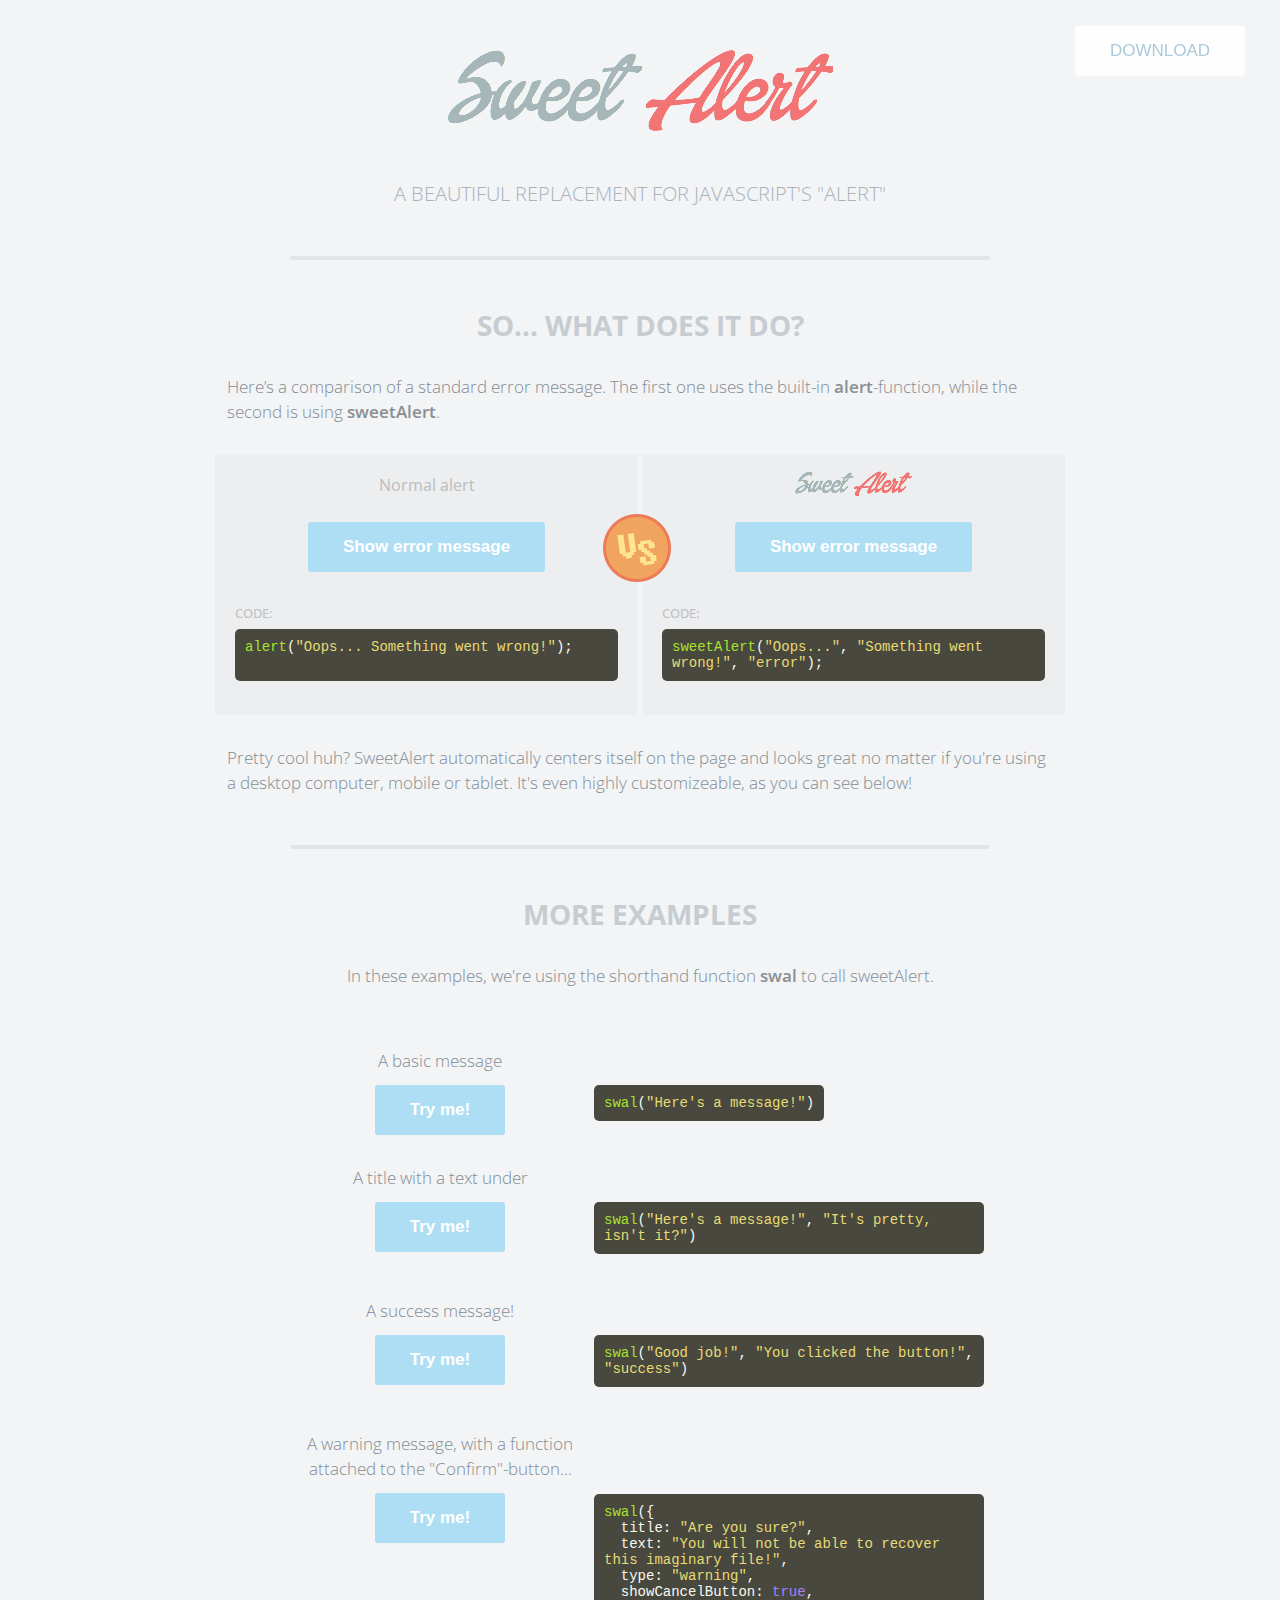
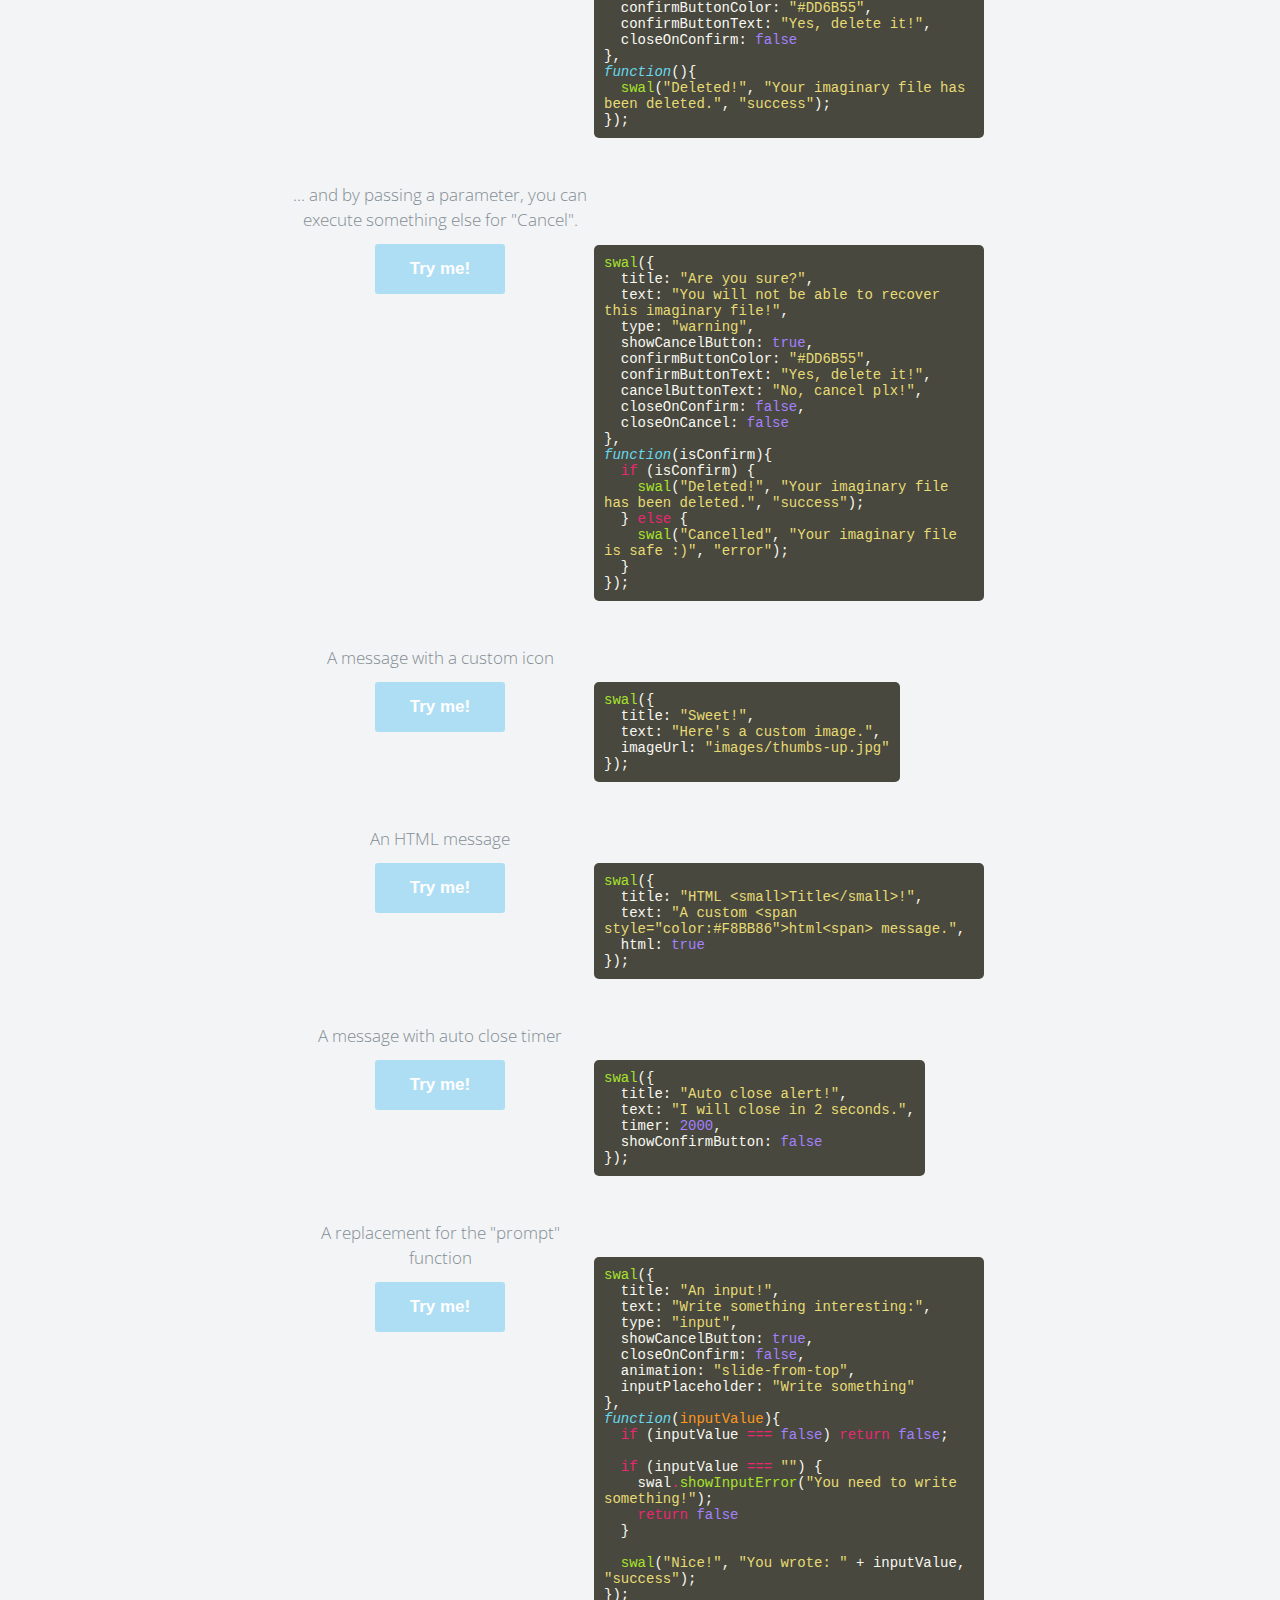
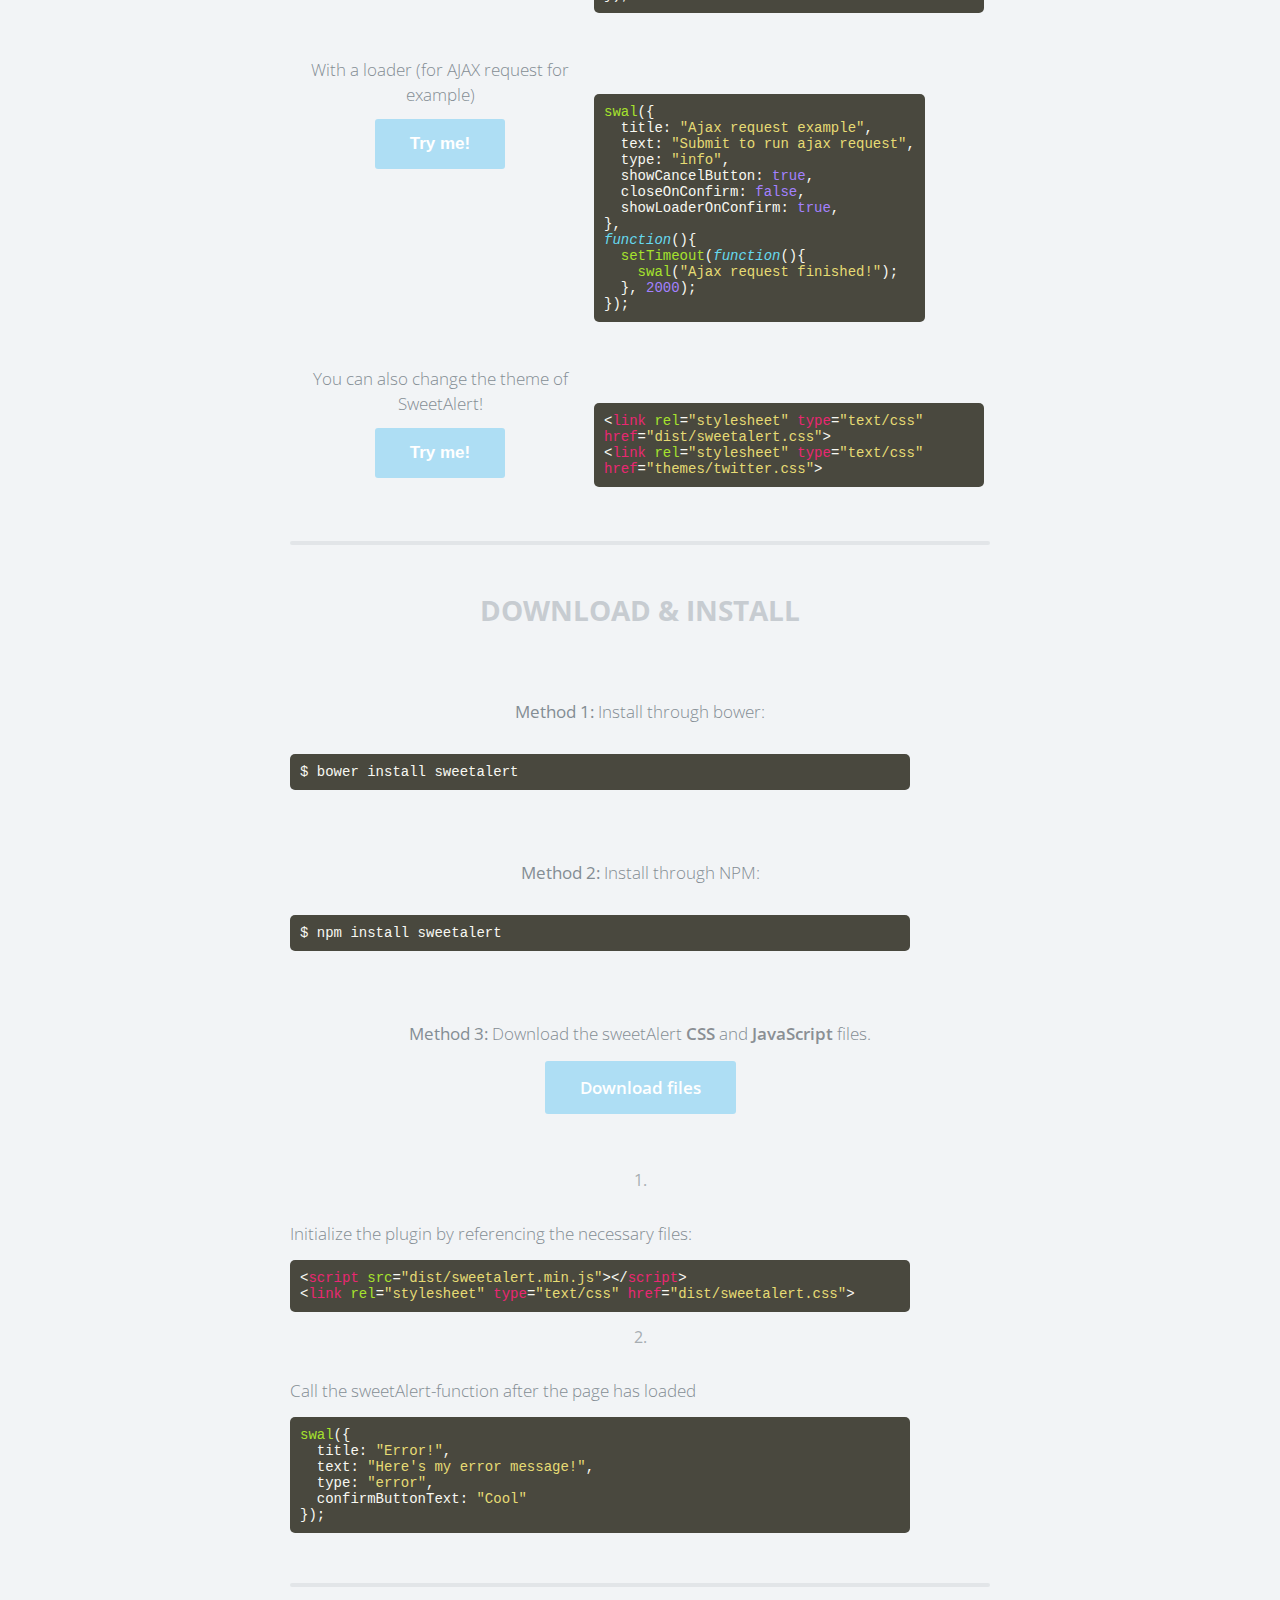
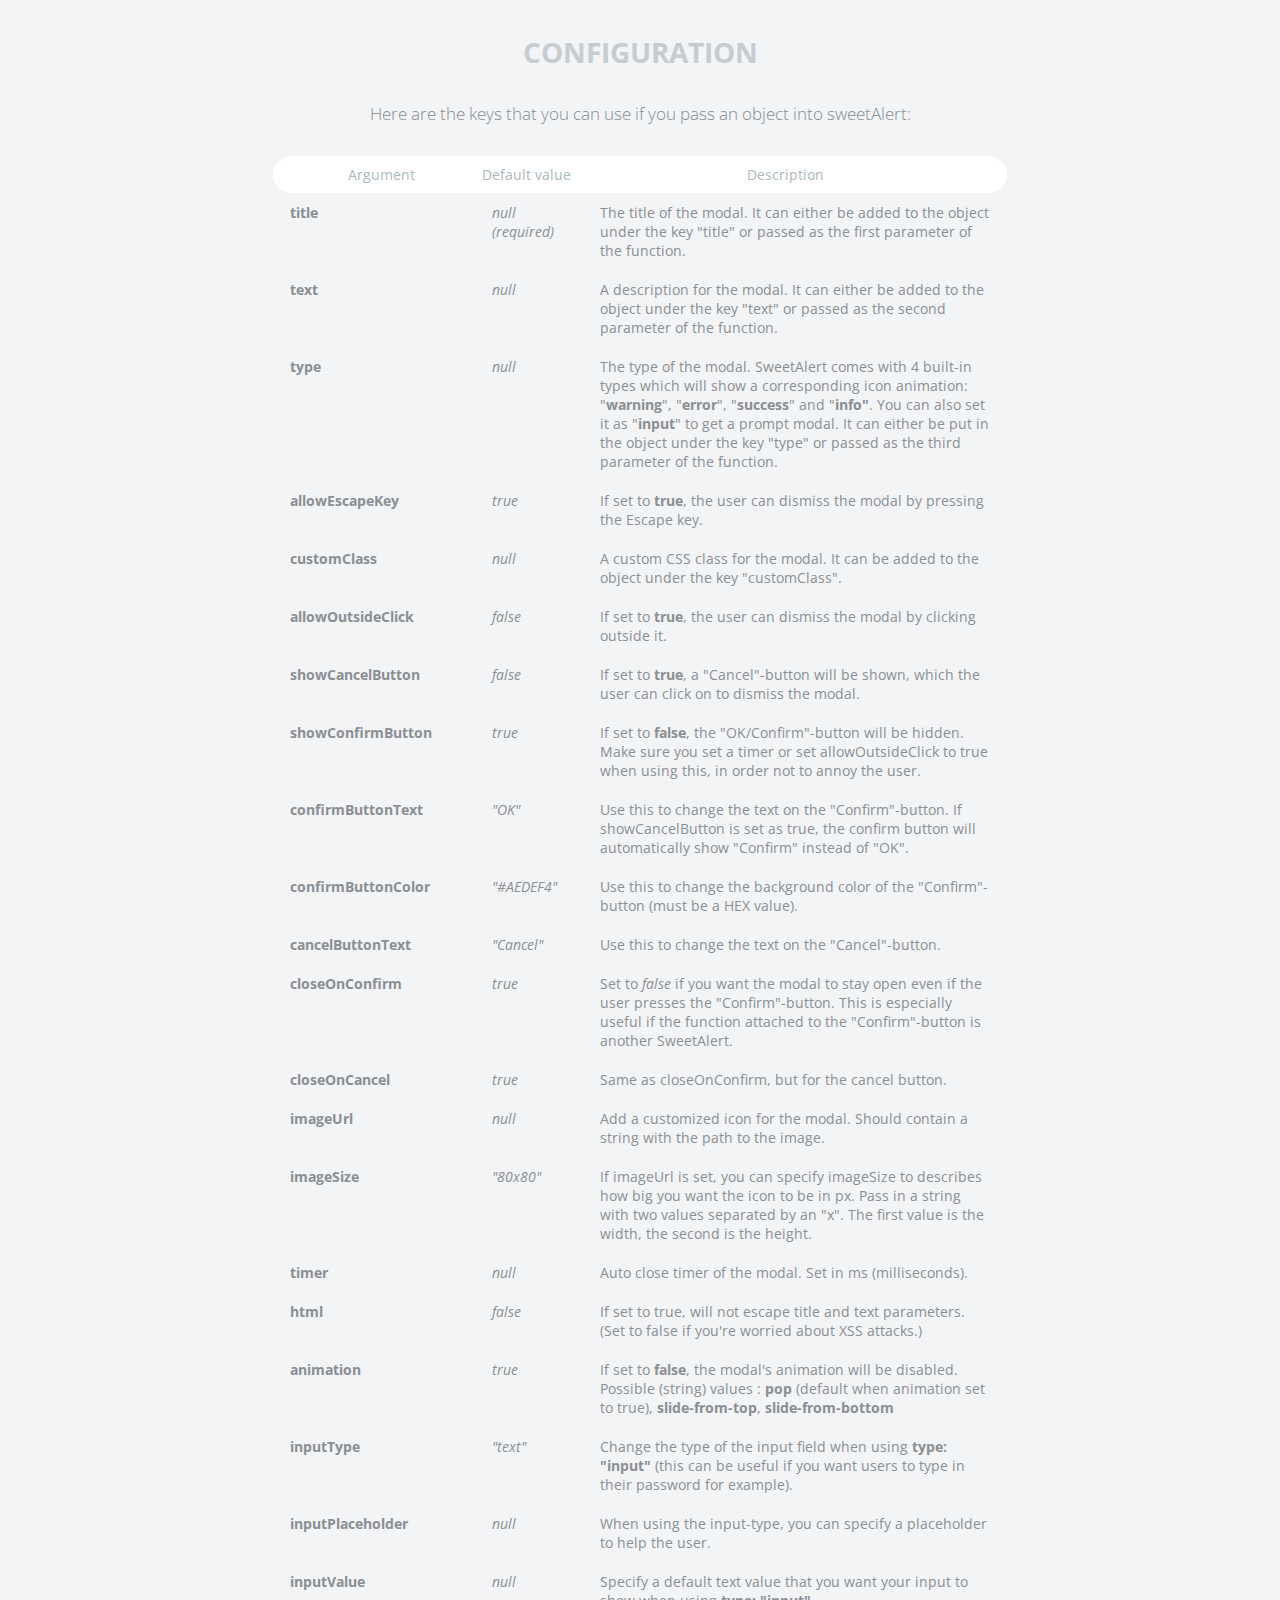
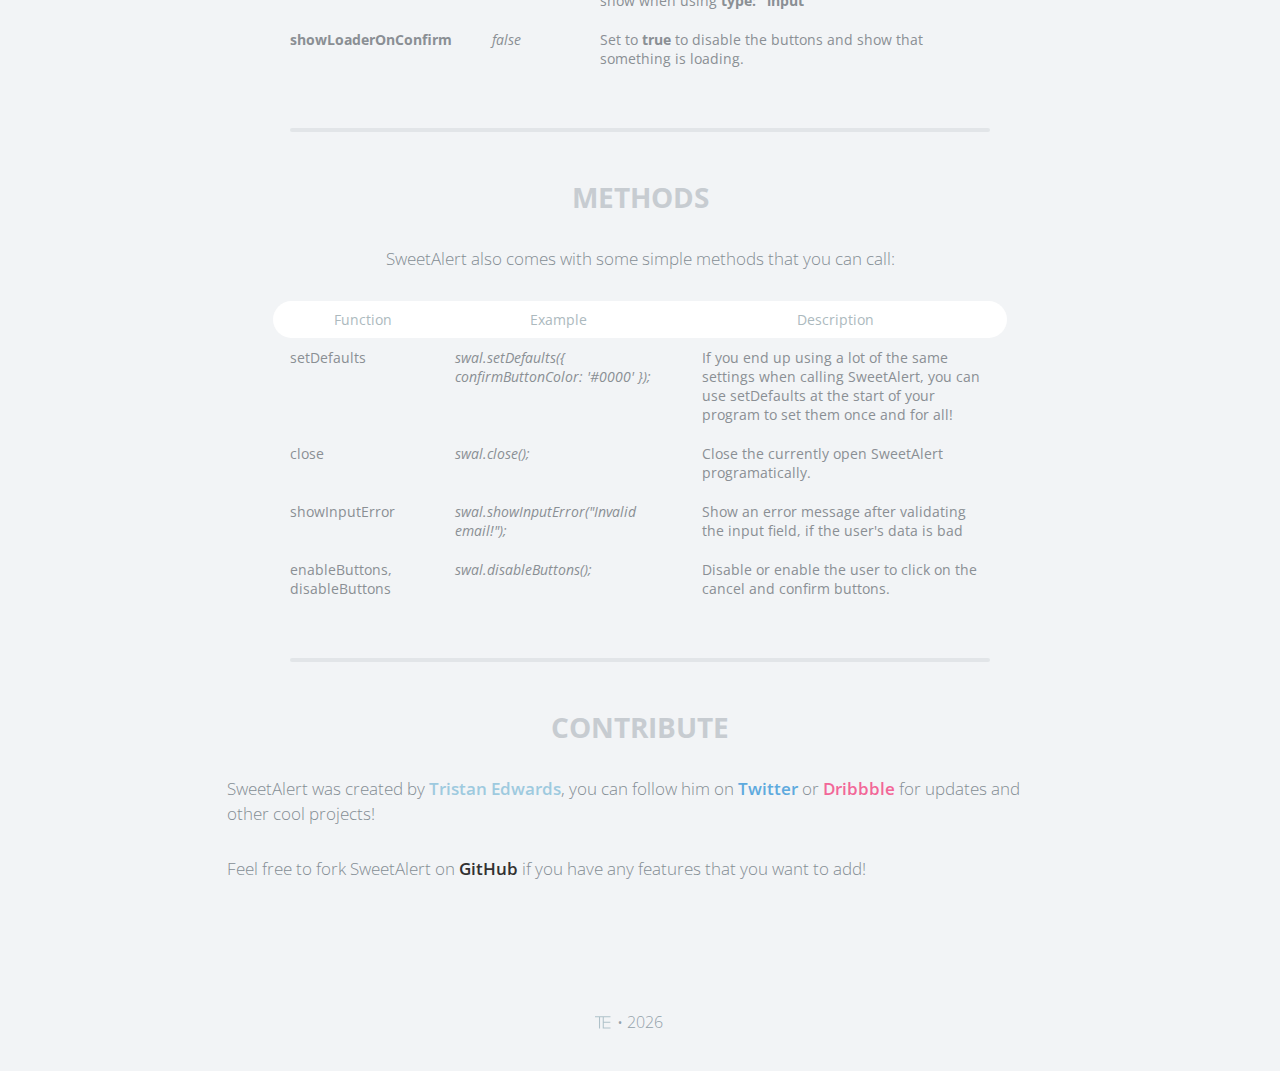
<file: Invoice/assets/m/index.html>
<!doctype html>

<html>

<head>
  <meta charset="utf-8">
  <meta name="viewport" content="width=device-width, initial-scale=1, maximum-scale=1, user-scalable=0" />
  <title>SweetAlert</title>

  <link rel="stylesheet" href="example/example.css">
  <script src="https://code.jquery.com/jquery-2.1.3.min.js"></script>

  <!-- This is what you need -->
  <script src="dist/sweetalert-dev.js"></script>
  <link rel="stylesheet" href="dist/sweetalert.css">
  <!--.......................-->

</head>

<body>

<h1>Sweet Alert</h1>
<h2>A beautiful replacement for JavaScript's "Alert"</h2>
<button class="download">Download</button>

<!-- What does it do? -->
<h3>So... What does it do?</h3>
<p>Here’s a comparison of a standard error message. The first one uses the built-in <strong>alert</strong>-function, while the second is using <strong>sweetAlert</strong>.</p>

<div class="showcase normal">
	<h4>Normal alert</h4>
	<button>Show error message</button>

	<h5>Code:</h5>
	<pre><span class="attr">alert</span>(<span class="str">"Oops... Something went wrong!"</span>);

	</pre>

	<div class="vs-icon"></div>
</div>

<div class="showcase sweet">
	<h4>Sweet Alert</h4>
	<button>Show error message</button>

	<h5>Code:</h5>
	<pre><span class="attr">sweetAlert</span>(<span class="str">"Oops..."</span>, <span class="str">"Something went wrong!"</span>, <span class="str">"error"</span>);</pre>
</div>

<p>Pretty cool huh? SweetAlert automatically centers itself on the page and looks great no matter if you're using a desktop computer, mobile or tablet. It's even highly customizeable, as you can see below!</p>


<!-- Examples -->
<h3>More examples</h3>

<p class="center">In these examples, we're using the shorthand function <strong>swal</strong> to call sweetAlert.</p>

<ul class="examples">

	<li class="message">
		<div class="ui">
			<p>A basic message</p>
			<button>Try me!</button>
		</div>
		<pre><span class="attr">swal</span>(<span class="str">"Here's a message!"</span>)</pre>
	</li>

	<li class="title-text">
		<div class="ui">
			<p>A title with a text under</p>
			<button>Try me!</button>
		</div>
		<pre><span class="attr">swal</span>(<span class="str">"Here's a message!"</span>, <span class="str">"It's pretty, isn't it?"</span>)</pre>
	</li>

	<li class="success">
		<div class="ui">
			<p>A success message!</p>
			<button>Try me!</button>
		</div>
		<pre><span class="attr">swal</span>(<span class="str">"Good job!"</span>, <span class="str">"You clicked the button!"</span>, <span class="str">"success"</span>)</pre>
	</li>

	<li class="warning confirm">
		<div class="ui">
			<p>A warning message, with a function attached to the "Confirm"-button...</p>
			<button>Try me!</button>
		</div>
		<pre><span class="attr">swal</span>({
&nbsp;&nbsp;title: <span class="str">"Are you sure?"</span>,
&nbsp;&nbsp;text: <span class="str">"You will not be able to recover this imaginary file!"</span>,
&nbsp;&nbsp;type: <span class="str">"warning"</span>,
&nbsp;&nbsp;showCancelButton: <span class="val">true</span>,
&nbsp;&nbsp;confirmButtonColor: <span class="str">"#DD6B55"</span>,
&nbsp;&nbsp;confirmButtonText: <span class="str">"Yes, delete it!"</span>,
&nbsp;&nbsp;closeOnConfirm: <span class="val">false</span>
},
<span class="func"><i>function</i></span>(){
&nbsp;&nbsp;<span class="attr">swal</span>(<span class="str">"Deleted!"</span>, <span class="str">"Your imaginary file has been deleted."</span>, <span class="str">"success"</span>);
});</pre>
	</li>

	<li class="warning cancel">
		<div class="ui">
			<p>... and by passing a parameter, you can execute something else for "Cancel".</p>
			<button>Try me!</button>
		</div>
		<pre><span class="attr">swal</span>({
&nbsp;&nbsp;title: <span class="str">"Are you sure?"</span>,
&nbsp;&nbsp;text: <span class="str">"You will not be able to recover this imaginary file!"</span>,
&nbsp;&nbsp;type: <span class="str">"warning"</span>,
&nbsp;&nbsp;showCancelButton: <span class="val">true</span>,
&nbsp;&nbsp;confirmButtonColor: <span class="str">"#DD6B55"</span>,
&nbsp;&nbsp;confirmButtonText: <span class="str">"Yes, delete it!"</span>,
&nbsp;&nbsp;cancelButtonText: <span class="str">"No, cancel plx!"</span>,
&nbsp;&nbsp;closeOnConfirm: <span class="val">false</span>,
&nbsp;&nbsp;closeOnCancel: <span class="val">false</span>
},
<span class="func"><i>function</i></span>(isConfirm){
&nbsp;&nbsp;<span class="tag">if</span> (isConfirm) {
&nbsp;&nbsp;&nbsp;&nbsp;<span class="attr">swal</span>(<span class="str">"Deleted!"</span>, <span class="str">"Your imaginary file has been deleted."</span>, <span class="str">"success"</span>);
&nbsp;&nbsp;} <span class="tag">else</span> {
	&nbsp;&nbsp;&nbsp;&nbsp;<span class="attr">swal</span>(<span class="str">"Cancelled"</span>, <span class="str">"Your imaginary file is safe :)"</span>, <span class="str">"error"</span>);
&nbsp;&nbsp;}
});</pre>
	</li>

	<li class="custom-icon">
		<div class="ui">
			<p>A message with a custom icon</p>
			<button>Try me!</button>
		</div>
		<pre><span class="attr">swal</span>({
&nbsp;&nbsp;title: <span class="str">"Sweet!"</span>,
&nbsp;&nbsp;text: <span class="str">"Here's a custom image."</span>,
&nbsp;&nbsp;imageUrl: <span class="str">"images/thumbs-up.jpg"</span>
});</pre>
	</li>

	<li class="message-html">
		<div class="ui">
			<p>An HTML message</p>
			<button>Try me!</button>
		</div>
		<pre><span class="attr">swal</span>({
&nbsp;&nbsp;title: <span class="str">"HTML &lt;small&gt;Title&lt;/small&gt;!"</span>,
&nbsp;&nbsp;text: <span class="str">"A custom &lt;span style="color:#F8BB86"&gt;html&lt;span&gt; message."</span>,
&nbsp;&nbsp;html: <span class="val">true</span>
});</pre>
	</li>

	<li class="timer">
		<div class="ui">
			<p>A message with auto close timer</p>
			<button>Try me!</button>
		</div>
		<pre><span class="attr">swal</span>({
&nbsp;&nbsp;title: <span class="str">"Auto close alert!"</span>,
&nbsp;&nbsp;text: <span class="str">"I will close in 2 seconds."</span>,
&nbsp;&nbsp;timer: <span class="val">2000</span>,
&nbsp;&nbsp;showConfirmButton: <span class="val">false</span>
});</pre>
	</li>


	<li class="input">
		<div class="ui">
			<p>A replacement for the "prompt" function</p>
			<button>Try me!</button>
		</div>
		<pre><span class="attr">swal</span>({
&nbsp;&nbsp;title: <span class="str">"An input!"</span>,
&nbsp;&nbsp;text: <span class="str">"Write something interesting:"</span>,
&nbsp;&nbsp;type: <span class="str">"input"</span>,
&nbsp;&nbsp;showCancelButton: <span class="val">true</span>,
&nbsp;&nbsp;closeOnConfirm: <span class="val">false</span>,
&nbsp;&nbsp;animation: <span class="str">"slide-from-top"</span>,
&nbsp;&nbsp;inputPlaceholder: <span class="str">"Write something"</span>
},
<span class="func"><i>function</i></span>(<span class="arg">inputValue</span>){
&nbsp;&nbsp;<span class="tag">if</span> (inputValue <span class="tag">===</span> <span class="val">false</span>) <span class="tag">return</span> <span class="val">false</span>;
&nbsp;&nbsp;
&nbsp;&nbsp;<span class="tag">if</span> (inputValue <span class="tag">===</span> <span class="str">""</span>) {
&nbsp;&nbsp;&nbsp;&nbsp;swal<span class="tag">.</span><span class="attr">showInputError</span>(<span class="str">"You need to write something!"</span>);
&nbsp;&nbsp;&nbsp;&nbsp;<span class="tag">return</span> <span class="val">false</span>
&nbsp;&nbsp;}
&nbsp;&nbsp;
&nbsp;&nbsp;<span class="attr">swal</span>(<span class="str">"Nice!"</span>, <span class="str">"You wrote: "</span> + inputValue, <span class="str">"success"</span>);
});</pre>
	</li>

  <li class="ajax">
    <div class="ui">
			<p>With a loader (for AJAX request for example)</p>
			<button>Try me!</button>
		</div>
		<pre><span class="attr">swal</span>({
&nbsp;&nbsp;title: <span class="str">"Ajax request example"</span>,
&nbsp;&nbsp;text: <span class="str">"Submit to run ajax request"</span>,
&nbsp;&nbsp;type: <span class="str">"info"</span>,
&nbsp;&nbsp;showCancelButton: <span class="val">true</span>,
&nbsp;&nbsp;closeOnConfirm: <span class="val">false</span>,
&nbsp;&nbsp;showLoaderOnConfirm: <span class="val">true</span>,
},
<span class="func"><i>function</i></span>(){
&nbsp;&nbsp;<span class="attr">setTimeout</span>(<span class="func"><i>function</i></span>(){
&nbsp;&nbsp;&nbsp;&nbsp;<span class="attr">swal</span>(<span class="str">"Ajax request finished!"</span>);
&nbsp;&nbsp;}, <span class="val">2000</span>);
});</pre>
	</li>

	<li class="theme">
		<div class="ui">
			<p>You can also change the theme of SweetAlert!</p>
			<button>Try me!</button>
		</div>
		<pre>&lt;<span class="tag">link</span> <span class="attr">rel</span>=<span class="str">"stylesheet"</span> <span class="tag">type</span>=<span class="str">"text/css"</span> <span class="tag">href</span>=<span class="str">"dist/sweetalert.css"</span>&gt;
			&lt;<span class="tag">link</span> <span class="attr">rel</span>=<span class="str">"stylesheet"</span> <span class="tag">type</span>=<span class="str">"text/css"</span> <span class="tag">href</span>=<span class="str">"themes/twitter.css"</span>&gt;</pre>
	</li>

</ul>


<!-- Download & Install -->
<h3 id="download-section">Download & install</h3>

<div class="center-container">
	<p class="center"><b>Method 1:</b> Install through bower:</p>
	<pre class="center">$ bower install sweetalert</pre>
</div>

<div class="center-container">
	<p class="center"><b>Method 2:</b> Install through NPM:</p>
	<pre class="center">$ npm install sweetalert</pre>
</div>

<p class="center"><b>Method 3:</b> Download the sweetAlert <strong>CSS</strong> and <strong>JavaScript</strong> files.</p>

<a class="button" href="https://github.com/t4t5/sweetalert/archive/master.zip" download>Download files</a>

<ol>
	<li>
		<p>Initialize the plugin by referencing the necessary files:</p>
		<pre>&lt;<span class="tag">script</span> <span class="attr">src</span>=<span class="str">"dist/sweetalert.min.js"</span>&gt;&lt;/<span class="tag">script</span>&gt;
&lt;<span class="tag">link</span> <span class="attr">rel</span>=<span class="str">"stylesheet"</span> <span class="tag">type</span>=<span class="str">"text/css"</span> <span class="tag">href</span>=<span class="str">"dist/sweetalert.css"</span>&gt;</pre>
	</li>

	<li>
		<p>Call the sweetAlert-function after the page has loaded</p>
		<pre><span class="attr">swal</span>({
&nbsp;&nbsp;title: <span class="str">"Error!"</span>,
&nbsp;&nbsp;text: <span class="str">"Here's my error message!"</span>,
&nbsp;&nbsp;type: <span class="str">"error"</span>,
&nbsp;&nbsp;confirmButtonText: <span class="str">"Cool"</span>
});
</pre>
	</li>
</ol>



<!-- Configuration -->
<h3>Configuration</h3>

<p class="center">Here are the keys that you can use if you pass an object into sweetAlert:</p>

<table>
	<tr class="titles">
		<th>
			<div class="border-left"></div>
			Argument
		</th>
		<th>Default value</th>
		<th>
			<div class="border-right"></div>
			Description
		</th>
	</tr>
	<tr>
		<td><b>title</b></td>
		<td><i>null (required)</i></td>
		<td>The title of the modal. It can either be added to the object under the key "title" or passed as the first parameter of the function.</td>
	</tr>
	<tr>
		<td><b>text</b></td>
		<td><i>null</i></td>
		<td>A description for the modal. It can either be added to the object under the key "text" or passed as the second parameter of the function.</td>
	</tr>
	<tr>
		<td><b>type</b></td>
		<td><i>null</i></td>
		<td>The type of the modal. SweetAlert comes with 4 built-in types which will show a corresponding icon animation: "<strong>warning</strong>", "<strong>error</strong>", "<strong>success</strong>" and "<strong>info"</strong>. You can also set it as "<strong>input</strong>" to get a prompt modal. It can either be put in the object under the key "type" or passed as the third parameter of the function.</td>
	</tr>
    <tr>
      <td><b>allowEscapeKey</b></td>
      <td><i>true</i></td>
      <td>If set to <strong>true</strong>, the user can dismiss the modal by pressing the Escape key.</td>
    </tr>
	<tr>
		<td><b>customClass</b></td>
		<td><i>null</i></td>
		<td>A custom CSS class for the modal. It can be added to the object under the key "customClass".</td>
	</tr>
	<tr>
		<td><b>allowOutsideClick</b></td>
		<td><i>false</i></td>
		<td>If set to <strong>true</strong>, the user can dismiss the modal by clicking outside it.</td>
	</tr>
	<tr>
		<td><b>showCancelButton</b></td>
		<td><i>false</i></td>
		<td>If set to <strong>true</strong>, a "Cancel"-button will be shown, which the user can click on to dismiss the modal.</td>
	</tr>
	<tr>
		<td><b>showConfirmButton</b></td>
		<td><i>true</i></td>
		<td>If set to <strong>false</strong>, the "OK/Confirm"-button will be hidden. Make sure you set a timer or set allowOutsideClick to true when using this, in order not to annoy the user.</td>
	</tr>
	<tr>
		<td><b>confirmButtonText</b></td>
		<td><i>"OK"</i></td>
		<td>Use this to change the text on the "Confirm"-button. If showCancelButton is set as true, the confirm button will automatically show "Confirm" instead of "OK".</td>
	</tr>
	<tr>
		<td><b>confirmButtonColor</b></td>
		<td><i>"#AEDEF4"</i></td>
		<td>Use this to change the background color of the "Confirm"-button (must be a HEX value).</td>
	</tr>
	<tr>
		<td><b>cancelButtonText</b></td>
		<td><i>"Cancel"</i></td>
		<td>Use this to change the text on the "Cancel"-button.</td>
	</tr>
	<tr>
		<td><b>closeOnConfirm</b></td>
		<td><i>true</i></td>
		<td>Set to <i>false</i> if you want the modal to stay open even if the user presses the "Confirm"-button. This is especially useful if the function attached to the "Confirm"-button is another SweetAlert.</td>
	</tr>
	<tr>
		<td><b>closeOnCancel</b></td>
		<td><i>true</i></td>
		<td>Same as closeOnConfirm, but for the cancel button.</td>
	</tr>
	<tr>
		<td><b>imageUrl</b></td>
		<td><i>null</i></td>
		<td>Add a customized icon for the modal. Should contain a string with the path to the image.</td>
	</tr>
	<tr>
		<td><b>imageSize</b></td>
		<td><i>"80x80"</i></td>
		<td>If imageUrl is set, you can specify imageSize to describes how big you want the icon to be in px. Pass in a string with two values separated by an "x". The first value is the width, the second is the height.</td>
	</tr>
	<tr>
		<td><b>timer</b></td>
		<td><i>null</i></td>
		<td>Auto close timer of the modal. Set in ms (milliseconds).</td>
	</tr>
	<tr>
		<td><b>html</b></td>
		<td><i>false</i></td>
		<td>If set to true, will not escape title and text parameters. (Set to false if you're worried about XSS attacks.)</td>
	</tr>
	<tr>
		<td><b>animation</b></td>
		<td><i>true</i></td>
		<td>If set to <strong>false</strong>, the modal's animation will be disabled. Possible (string) values : <strong>pop</strong> (default when animation set to true), <strong>slide-from-top</strong>, <strong>slide-from-bottom</strong></td>
	</tr>
	<tr>
		<td><b>inputType</b></td>
		<td><i>"text"</i></td>
		<td>Change the type of the input field when using <strong>type: "input"</strong> (this can be useful if you want users to type in their password for example).</td>
	</tr>
	<tr>
		<td><b>inputPlaceholder</b></td>
		<td><i>null</i></td>
		<td>When using the input-type, you can specify a placeholder to help the user.</td>
	</tr>
	<tr>
		<td><b>inputValue</b></td>
		<td><i>null</i></td>
		<td>Specify a default text value that you want your input to show when using <strong>type: "input"</strong></td>
	</tr>
	<tr>
		<td><b>showLoaderOnConfirm</b></td>
		<td><i>false</i></td>
    <td>Set to <strong>true</strong> to disable the buttons and show that something is loading.</td>
	</tr>
</table>


<!-- Methods -->
<h3>Methods</h3>

<p class="center">SweetAlert also comes with some simple methods that you can call:</p>

<table>
	<tr class="titles">
		<th>
			<div class="border-left"></div>
			Function
		</th>
		<th>Example</th>
		<th>
			<div class="border-right"></div>
			Description
		</th>
	</tr>
	<tr>
		<td>setDefaults</td>
		<td><i>swal.setDefaults({ confirmButtonColor: '#0000' });</i></td>
		<td>If you end up using a lot of the same settings when calling SweetAlert, you can use setDefaults at the start of your program to set them once and for all!</td>
	</tr>
	<tr>
		<td>close</td>
		<td><i>swal.close();</i></td>
		<td>Close the currently open SweetAlert programatically.</td>
	</tr>
	<tr>
		<td>showInputError</td>
		<td><i>swal.showInputError("Invalid email!");</i></td>
		<td>Show an error message after validating the input field, if the user's data is bad</td>
	</tr>
	<tr>
		<td>enableButtons, disableButtons</td>
		<td><i>swal.disableButtons();</i></td>
		<td>Disable or enable the user to click on the cancel and confirm buttons.</td>
	</tr>
</table>



<!-- Contribute -->
<h3>Contribute</h3>
<p>SweetAlert was created by <a href="http://tristanedwards.me" target="_blank">Tristan Edwards</a>, you can follow him on <a href="https://twitter.com/t4t5" target="_blank" class="twitter">Twitter</a> or <a href="https://dribbble.com/tristanedwards" target="_blank" class="dribbble">Dribbble</a> for updates and other cool projects!</p>
<p>Feel free to fork SweetAlert on <a href="https://github.com/t4t5/sweetalert" class="github">GitHub</a> if you have any features that you want to add!</p>


<footer>
	<span class="te-logo">TE</span> • <script>document.write(new Date().getFullYear())</script>
</footer>


<script>

document.querySelector('button.download').onclick = function(){
	$("html, body").animate({ scrollTop: $("#download-section").offset().top }, 1000);
};

document.querySelector('.showcase.normal button').onclick = function(){
	alert("Oops... Something went wrong!");
};

document.querySelector('.showcase.sweet button').onclick = function(){
	swal("Oops...", "Something went wrong!", "error");
};

document.querySelector('ul.examples li.message button').onclick = function(){
	swal("Here's a message!");
};

document.querySelector('ul.examples li.timer button').onclick = function(){
	swal({
		title: "Auto close alert!",
		text: "I will close in 2 seconds.",
		timer: 2000,
		showConfirmButton: false
	});
};

document.querySelector('ul.examples li.title-text button').onclick = function(){
	swal("Here's a message!", "It's pretty, isn't it?");
};

document.querySelector('ul.examples li.success button').onclick = function(){
	swal("Good job!", "You clicked the button!", "success");
};

document.querySelector('ul.examples li.warning.confirm button').onclick = function(){
	swal({
		title: "Are you sure?",
		text: "You will not be able to recover this imaginary file!",
		type: "warning",
		showCancelButton: true,
		confirmButtonColor: '#DD6B55',
		confirmButtonText: 'Yes, delete it!',
		closeOnConfirm: false
	},
	function(){
		swal("Deleted!", "Your imaginary file has been deleted!", "success");
	});
};

document.querySelector('ul.examples li.warning.cancel button').onclick = function(){
	swal({
		title: "Are you sure?",
		text: "You will not be able to recover this imaginary file!",
		type: "warning",
		showCancelButton: true,
		confirmButtonColor: '#DD6B55',
		confirmButtonText: 'Yes, delete it!',
		cancelButtonText: "No, cancel plx!",
		closeOnConfirm: false,
		closeOnCancel: false
	},
	function(isConfirm){
    if (isConfirm){
      swal("Deleted!", "Your imaginary file has been deleted!", "success");
    } else {
      swal("Cancelled", "Your imaginary file is safe :)", "error");
    }
	});
};

document.querySelector('ul.examples li.custom-icon button').onclick = function(){
	swal({
		title: "Sweet!",
		text: "Here's a custom image.",
		imageUrl: 'example/images/thumbs-up.jpg'
	});
};

document.querySelector('ul.examples li.message-html button').onclick = function(){
	swal({
		title: "HTML <small>Title</small>!",
		text: 'A custom <span style="color:#F8BB86">html<span> message.',
		html: true
	});
};

document.querySelector('ul.examples li.input button').onclick = function(){
	swal({
		title: "An input!",
		text: 'Write something interesting:',
		type: 'input',
		showCancelButton: true,
		closeOnConfirm: false,
		animation: "slide-from-top",
		inputPlaceholder: "Write something",
	},
	function(inputValue){
		if (inputValue === false) return false;

		if (inputValue === "") {
			swal.showInputError("You need to write something!");
			return false;
		}
    
		swal("Nice!", 'You wrote: ' + inputValue, "success");

	});
};

document.querySelector('ul.examples li.theme button').onclick = function() {
	swal({
		title: "Themes!",
		text: "Here's the Twitter theme for SweetAlert!",
		confirmButtonText: "Cool!",
		customClass: 'twitter'
	});
};

document.querySelector('ul.examples li.ajax button').onclick = function() {
  swal({
    title: 'Ajax request example',
    text: 'Submit to run ajax request',
    type: 'info',
    showCancelButton: true,
    closeOnConfirm: false,
    showLoaderOnConfirm: true,
  }, function(){
    setTimeout(function() {
      swal('Ajax request finished!');
    }, 2000);
  });
};

</script>



</body>

</html>
</file>
<file: Invoice/assets/m/example/example.css>
@import url(http://fonts.googleapis.com/css?family=Open+Sans:400,600,700,300);
@import url(http://fonts.googleapis.com/css?family=Open+Sans+Condensed:700);
body {
  background-color: #f2f4f6;
  font-family: 'Open Sans', sans-serif;
  text-align: center; }

h1 {
  background-image: url("images/logo_big.png");
  background-image: -webkit-image-set(url("images/logo_big.png") 1x, url("images/logo_big@2x.png") 2x);
  width: 385px;
  height: 81px;
  text-indent: -9999px;
  white-space: nowrap;
  margin: 50px auto; }
  @media all and (max-width: 420px) {
    h1 {
      width: 300px;
      background-size: contain;
      background-repeat: no-repeat;
      background-position: center; } }
  @media all and (max-width: 330px) {
    h1 {
      width: 250px; } }

h2 {
  font-size: 20px;
  color: #A9B2BC;
  line-height: 25px;
  text-transform: uppercase;
  font-weight: 300;
  text-align: center;
  display: block; }

h3 {
  font-size: 28px;
  color: #C7CCD1;
  text-transform: uppercase;
  font-family: 'Open Sans Condensed', sans-serif;
  margin-top: 100px;
  text-align: center;
  position: relative; }
  h3#download-section {
    margin-top: 50px;
    padding-top: 40px; }
  h3::after {
    content: "";
    background-color: #e2e5e8;
    height: 4px;
    width: 700px;
    left: 50%;
    margin-left: -350px;
    position: absolute;
    margin-top: -50px;
    border-radius: 2px; }
    @media all and (max-width: 740px) {
      h3::after {
        width: auto;
        left: 20px;
        right: 20px;
        margin-left: 0; } }

a {
  text-decoration: none; }

p {
  max-width: 826px;
  margin: 30px auto;
  font-size: 17px;
  font-weight: 300;
  color: #848D94;
  line-height: 25px;
  text-align: left; }
  p.center {
    text-align: center; }
  p strong {
    color: #8A8F94;
    font-weight: 600; }
  p a {
    color: #9ECADF;
    font-weight: 600; }
    p a:hover {
      text-decoration: underline; }
    p a.twitter {
      color: #5eaade; }
    p a.dribbble {
      color: #f26798; }
    p a.github {
      color: #323131; }

button, .button {
  background-color: #AEDEF4;
  color: white;
  border: none;
  box-shadow: none;
  font-size: 17px;
  font-weight: 500;
  font-weight: 600;
  border-radius: 3px;
  padding: 15px 35px;
  margin: 26px 5px 0 5px;
  cursor: pointer; }
  button:focus, .button:focus {
    outline: none; }
  button:hover, .button:hover {
    background-color: #a1d9f2; }
  button:active, .button:active {
    background-color: #81ccee; }
  button.cancel, .button.cancel {
    background-color: #D0D0D0; }
    button.cancel:hover, .button.cancel:hover {
      background-color: #c8c8c8; }
    button.cancel:active, .button.cancel:active {
      background-color: #b6b6b6; }
  button.download, .button.download {
    position: fixed;
    right: 30px;
    top: 0;
    background-color: rgba(255, 255, 255, 0.9);
    color: #ABCADA;
    font-weight: 500;
    text-transform: uppercase;
    z-index: 3; }
    @media all and (max-width: 1278px) {
      button.download, .button.download {
        display: none; } }

.center-container {
  max-width: 700px;
  margin: 70px auto; }

pre {
  background-color: #49483e;
  color: #f8f8f2;
  padding: 10px;
  border-radius: 5px;
  white-space: pre-line;
  text-align: left;
  font-size: 14px;
  max-width: 600px; }
  pre .str {
    color: #e6db74; }
  pre .func {
    color: #66d9ef; }
  pre .val {
    color: #a381ff; }
  pre .tag {
    color: #e92772; }
  pre .attr {
    color: #a6e22d; }
  pre .arg {
    color: #fd9720; }

.showcase {
  background-color: #eceef0;
  padding: 20px;
  display: inline-block;
  width: 383px;
  vertical-align: top;
  position: relative; }
  @media all and (max-width: 865px) {
    .showcase {
      margin: 5px auto;
      padding: 46px 20px; } }
  @media all and (max-width: 440px) {
    .showcase {
      width: auto; } }
  .showcase h4 {
    font-size: 16px;
    color: #BCBCBC;
    line-height: 22px;
    margin: 0 auto;
    font-weight: 400; }
  .showcase.sweet h4 {
    width: 117px;
    height: 25px;
    margin-top: -3px;
    text-indent: -9999px;
    background-image: url("images/logo_small.png");
    background-image: -webkit-image-set(url("images/logo_small.png") 1x, url("images/logo_small@2x.png") 2x); }
  .showcase h5 {
    margin-bottom: -7px;
    text-align: left;
    font-weight: 500;
    text-transform: uppercase;
    color: #c2c2c2; }
  .showcase button {
    margin-bottom: 10px; }
  .showcase .vs-icon {
    background-image: url("images/vs_icon.png");
    background-image: -webkit-image-set(url("images/vs_icon.png") 1x, url("images/vs_icon@2x.png") 2x);
    width: 69px;
    height: 69px;
    position: absolute;
    right: -34px;
    top: 60px;
    z-index: 2; }
    @media all and (max-width: 865px) {
      .showcase .vs-icon {
        margin: 5px auto;
        right: auto;
        left: 50%;
        margin-left: -35px;
        top: auto;
        bottom: -35px; } }

ul.examples {
  list-style-type: none;
  width: 700px;
  margin: 0 auto;
  text-align: left;
  padding-left: 0; }
  @media all and (max-width: 758px) {
    ul.examples {
      width: auto; } }
  ul.examples li {
    padding-left: 0; }
  ul.examples .ui, ul.examples pre {
    display: inline-block;
    vertical-align: top; }
    @media all and (max-width: 758px) {
      ul.examples .ui, ul.examples pre {
        display: block;
        max-width: none;
        margin: 0 auto; } }
  ul.examples .ui {
    width: 300px;
    text-align: center; }
    ul.examples .ui button {
      margin-top: 12px; }
    ul.examples .ui p {
      text-align: center;
      margin-bottom: 0; }
  ul.examples pre {
    max-width: 370px;
    margin-top: 67px; }
    @media all and (max-width: 758px) {
      ul.examples pre {
        margin-top: 16px !important;
        margin-bottom: 60px; } }
  ul.examples .warning pre {
    margin-top: 93px; }

ol {
  max-width: 700px;
  margin: 70px auto;
  list-style-position: inside;
  padding-left: 0; }
  ol li {
    color: #A7ADB2; }
    ol li p {
      margin-bottom: 10px; }

table {
  width: 700px;
  font-size: 14px;
  color: #8a8f94;
  margin: 10px auto;
  text-align: left;
  border-collapse: collapse; }
  @media all and (max-width: 750px) {
    table {
      width: auto;
      margin: 10px 20px; } }
  table th {
    background-color: white;
    padding: 9px;
    color: #acb9be;
    font-weight: 400;
    text-align: center;
    position: relative; }
    table th .border-left, table th .border-right {
      position: absolute;
      background-color: white;
      border-radius: 50%;
      top: 0;
      left: -17px;
      width: 37px;
      height: 37px; }
    table th .border-right {
      left: auto;
      right: -17px; }
    @media all and (max-width: 750px) {
      table th:nth-child(2) {
        display: none; } }
  table td {
    padding: 10px 20px;
    vertical-align: top; }
    table td:first-child {
      padding-left: 0px; }
    table td:last-child {
      padding-right: 0px; }
    @media all and (max-width: 750px) {
      table td:nth-child(2) {
        display: none; } }
    @media all and (max-width: 360px) {
      table td {
        padding: 10px 4px; }
        table td b {
          font-size: 13px; } }

footer {
  margin-top: 100px;
  padding-bottom: 30px;
  color: #9A999F;
  display: inline-block;
  position: relative;
  color: gray;
  font-weight: 400;
  color: #93a1aa;
  font-weight: 300; }
  footer .te-logo {
    text-indent: -99999px;
    background-size: contain;
    background-repeat: no-repeat;
    background-position: center center;
    height: 16px;
    width: 16px;
    display: inline-block;
    margin-right: 5px;
    background-image: url("images/te-logo-small.svg");
    position: absolute;
    left: -22px;
    top: 3px; }

.sweet-alert.twitter {
  font-family: "Helvetica Neue", Helvetica, Arial, sans-serif;
  padding: 15px;
  padding-top: 55px;
  text-align: right;
  border-radius: 6px;
  box-shadow: 0px 0px 0px 1px rgba(0, 0, 0, 0.11), 0px 6px 30px rgba(0, 0, 0, 0.14); }
  .sweet-alert.twitter ~ .sweet-overlay {
    background: rgba(41, 47, 51, 0.9); }
  .sweet-alert.twitter h2 {
    position: absolute;
    top: 0;
    left: 0;
    right: 0;
    height: 40px;
    line-height: 40px;
    font-size: 16px;
    font-weight: 400;
    color: #8899a6;
    margin: 0;
    color: #66757f;
    border-bottom: 1px solid #e1e8ed; }
  .sweet-alert.twitter p {
    display: block;
    text-align: center;
    color: #66757f;
    font-weight: 400;
    font-size: 13px;
    margin-top: 7px; }
  .sweet-alert.twitter .sa-button-container {
    background-color: #f5f8fa;
    border-top: 1px solid #e1e8ed;
    box-shadow: 0px -1px 0px white;
    margin: -15px;
    margin-top: 0; }
  .sweet-alert.twitter[data-has-confirm-button=false][data-has-cancel-button=false] {
    padding-bottom: 10px; }
    .sweet-alert.twitter[data-has-confirm-button=false][data-has-cancel-button=false] .sa-button-container {
      display: none; }
  .sweet-alert.twitter button {
    border-radius: 2px;
    box-shadow: none !important;
    text-shadow: 0px -1px 0px rgba(0, 0, 0, 0.3);
    margin: 17px 0px;
    border-radius: 4px;
    font-size: 14px;
    font-weight: 600;
    padding: 8px 16px;
    position: relative; }
    .sweet-alert.twitter button:focus, .sweet-alert.twitter button.cancel:focus {
      box-shadow: none !important; }
      .sweet-alert.twitter button:focus::before, .sweet-alert.twitter button.cancel:focus::before {
        content: "";
        position: absolute;
        left: -5px;
        top: -5px;
        right: -5px;
        bottom: -5px;
        border: 2px solid #a5b0b4;
        border-radius: 8px; }
    .sweet-alert.twitter button.confirm {
      background-color: #55acee !important;
      background-image: linear-gradient(transparent, rgba(0, 0, 0, 0.05));
      -ms-filter: "progid:DXImageTransform.Microsoft.gradient(startColorstr=#00000000, endColorstr=#0C000000)";
      border: 1px solid #3b88c3;
      box-shadow: inset 0 1px 0 rgba(255, 255, 255, 0.15);
      margin-right: 15px; }
      .sweet-alert.twitter button.confirm:hover {
        background-color: #55acee;
        background-image: linear-gradient(transparent, rgba(0, 0, 0, 0.15));
        -ms-filter: "progid:DXImageTransform.Microsoft.gradient(startColorstr=#00000000, endColorstr=#26000000)";
        border-color: #3b88c3; }
    .sweet-alert.twitter button.cancel {
      color: #66757e;
      background-color: #f5f8fa;
      background-image: linear-gradient(#fff, #f5f8fa);
      text-shadow: 0px -1px 0px white;
      margin-right: 9px;
      border: 1px solid #e1e8ed; }
      .sweet-alert.twitter button.cancel:hover, .sweet-alert.twitter button.cancel:focus:hover {
        background-color: #e1e8ed;
        background-image: linear-gradient(#fff, #e1e8ed);
        -ms-filter: "progid:DXImageTransform.Microsoft.gradient(enabled=false)";
        border-color: #e1e8ed; }
      .sweet-alert.twitter button.cancel:focus {
        background: #fff;
        border-color: #fff; }
  .sweet-alert.twitter .sa-icon {
    transform: scale(0.72);
    margin-bottom: -2px;
    margin-top: -10px; }
  .sweet-alert.twitter input {
    border: 1px solid #e1e8ed;
    border-radius: 3px;
    padding: 10px 7px;
    height: auto;
    box-shadow: none;
    font-size: 13px;
    margin: 10px 0; }
    .sweet-alert.twitter input:focus {
      border-color: #94A1A6;
      box-shadow: inset 0 0 0 1px rgba(77, 99, 107, 0.7); }
  .sweet-alert.twitter fieldset .sa-input-error {
    display: none; }
  .sweet-alert.twitter .sa-error-container {
    text-align: center;
    border: none;
    background-color: #fbedc0;
    margin-bottom: 6px; }
    .sweet-alert.twitter .sa-error-container.show {
      border: 1px solid #f0e1b9; }
    .sweet-alert.twitter .sa-error-container .icon {
      display: none; }
    .sweet-alert.twitter .sa-error-container p {
      color: #292f33;
      font-weight: 600;
      margin-top: 0; }
</file>
<file: Invoice/assets/m/dist/sweetalert.css>
body.stop-scrolling {
  height: 100%;
  overflow: hidden; }

.sweet-overlay {
  background-color: black;
  /* IE8 */
  -ms-filter: "progid:DXImageTransform.Microsoft.Alpha(Opacity=40)";
  /* IE8 */
  background-color: rgba(0, 0, 0, 0.4);
  position: fixed;
  left: 0;
  right: 0;
  top: 0;
  bottom: 0;
  display: none;
  z-index: 10000; }

.sweet-alert {
  background-color: white;
  font-family: 'Open Sans', 'Helvetica Neue', Helvetica, Arial, sans-serif;
  width: 478px;
  padding: 17px;
  border-radius: 5px;
  text-align: center;
  position: fixed;
  left: 50%;
  top: 50%;
  margin-left: -256px;
  margin-top: -200px;
  overflow: hidden;
  display: none;
  z-index: 99999; }
  @media all and (max-width: 540px) {
    .sweet-alert {
      width: auto;
      margin-left: 0;
      margin-right: 0;
      left: 15px;
      right: 15px; } }
  .sweet-alert h2 {
    color: #575757;
    font-size: 30px;
    text-align: center;
    font-weight: 600;
    text-transform: none;
    position: relative;
    margin: 25px 0;
    padding: 0;
    line-height: 40px;
    display: block; }
  .sweet-alert p {
    color: #797979;
    font-size: 16px;
    text-align: center;
    font-weight: 300;
    position: relative;
    text-align: inherit;
    float: none;
    margin: 0;
    padding: 0;
    line-height: normal; }
  .sweet-alert fieldset {
    border: none;
    position: relative; }
  .sweet-alert .sa-error-container {
    background-color: #f1f1f1;
    margin-left: -17px;
    margin-right: -17px;
    overflow: hidden;
    padding: 0 10px;
    max-height: 0;
    webkit-transition: padding 0.15s, max-height 0.15s;
    transition: padding 0.15s, max-height 0.15s; }
    .sweet-alert .sa-error-container.show {
      padding: 10px 0;
      max-height: 100px;
      webkit-transition: padding 0.2s, max-height 0.2s;
      transition: padding 0.25s, max-height 0.25s; }
    .sweet-alert .sa-error-container .icon {
      display: inline-block;
      width: 24px;
      height: 24px;
      border-radius: 50%;
      background-color: #ea7d7d;
      color: white;
      line-height: 24px;
      text-align: center;
      margin-right: 3px; }
    .sweet-alert .sa-error-container p {
      display: inline-block; }
  .sweet-alert .sa-input-error {
    position: absolute;
    top: 29px;
    right: 26px;
    width: 20px;
    height: 20px;
    opacity: 0;
    -webkit-transform: scale(0.5);
    transform: scale(0.5);
    -webkit-transform-origin: 50% 50%;
    transform-origin: 50% 50%;
    -webkit-transition: all 0.1s;
    transition: all 0.1s; }
    .sweet-alert .sa-input-error::before, .sweet-alert .sa-input-error::after {
      content: "";
      width: 20px;
      height: 6px;
      background-color: #f06e57;
      border-radius: 3px;
      position: absolute;
      top: 50%;
      margin-top: -4px;
      left: 50%;
      margin-left: -9px; }
    .sweet-alert .sa-input-error::before {
      -webkit-transform: rotate(-45deg);
      transform: rotate(-45deg); }
    .sweet-alert .sa-input-error::after {
      -webkit-transform: rotate(45deg);
      transform: rotate(45deg); }
    .sweet-alert .sa-input-error.show {
      opacity: 1;
      -webkit-transform: scale(1);
      transform: scale(1); }
  .sweet-alert input {
    width: 100%;
    box-sizing: border-box;
    border-radius: 3px;
    border: 1px solid #d7d7d7;
    height: 43px;
    margin-top: 10px;
    margin-bottom: 17px;
    font-size: 18px;
    box-shadow: inset 0px 1px 1px rgba(0, 0, 0, 0.06);
    padding: 0 12px;
    display: none;
    -webkit-transition: all 0.3s;
    transition: all 0.3s; }
    .sweet-alert input:focus {
      outline: none;
      box-shadow: 0px 0px 3px #c4e6f5;
      border: 1px solid #b4dbed; }
      .sweet-alert input:focus::-moz-placeholder {
        transition: opacity 0.3s 0.03s ease;
        opacity: 0.5; }
      .sweet-alert input:focus:-ms-input-placeholder {
        transition: opacity 0.3s 0.03s ease;
        opacity: 0.5; }
      .sweet-alert input:focus::-webkit-input-placeholder {
        transition: opacity 0.3s 0.03s ease;
        opacity: 0.5; }
    .sweet-alert input::-moz-placeholder {
      color: #bdbdbd; }
    .sweet-alert input:-ms-input-placeholder {
      color: #bdbdbd; }
    .sweet-alert input::-webkit-input-placeholder {
      color: #bdbdbd; }
  .sweet-alert.show-input input {
    display: block; }
  .sweet-alert .sa-confirm-button-container {
    display: inline-block;
    position: relative; }
  .sweet-alert .la-ball-fall {
    position: absolute;
    left: 50%;
    top: 50%;
    margin-left: -27px;
    margin-top: 4px;
    opacity: 0;
    visibility: hidden; }
  .sweet-alert button {
    background-color: #8CD4F5;
    color: white;
    border: none;
    box-shadow: none;
    font-size: 17px;
    font-weight: 500;
    -webkit-border-radius: 4px;
    border-radius: 5px;
    padding: 10px 32px;
    margin: 26px 5px 0 5px;
    cursor: pointer; }
    .sweet-alert button:focus {
      outline: none;
      box-shadow: 0 0 2px rgba(128, 179, 235, 0.5), inset 0 0 0 1px rgba(0, 0, 0, 0.05); }
    .sweet-alert button:hover {
      background-color: #7ecff4; }
    .sweet-alert button:active {
      background-color: #5dc2f1; }
    .sweet-alert button.cancel {
      background-color: #C1C1C1; }
      .sweet-alert button.cancel:hover {
        background-color: #b9b9b9; }
      .sweet-alert button.cancel:active {
        background-color: #a8a8a8; }
      .sweet-alert button.cancel:focus {
        box-shadow: rgba(197, 205, 211, 0.8) 0px 0px 2px, rgba(0, 0, 0, 0.0470588) 0px 0px 0px 1px inset !important; }
    .sweet-alert button[disabled] {
      opacity: .6;
      cursor: default; }
    .sweet-alert button.confirm[disabled] {
      color: transparent; }
      .sweet-alert button.confirm[disabled] ~ .la-ball-fall {
        opacity: 1;
        visibility: visible;
        transition-delay: 0s; }
    .sweet-alert button::-moz-focus-inner {
      border: 0; }
  .sweet-alert[data-has-cancel-button=false] button {
    box-shadow: none !important; }
  .sweet-alert[data-has-confirm-button=false][data-has-cancel-button=false] {
    padding-bottom: 40px; }
  .sweet-alert .sa-icon {
    width: 80px;
    height: 80px;
    border: 4px solid gray;
    -webkit-border-radius: 40px;
    border-radius: 40px;
    border-radius: 50%;
    margin: 20px auto;
    padding: 0;
    position: relative;
    box-sizing: content-box; }
    .sweet-alert .sa-icon.sa-error {
      border-color: #F27474; }
      .sweet-alert .sa-icon.sa-error .sa-x-mark {
        position: relative;
        display: block; }
      .sweet-alert .sa-icon.sa-error .sa-line {
        position: absolute;
        height: 5px;
        width: 47px;
        background-color: #F27474;
        display: block;
        top: 37px;
        border-radius: 2px; }
        .sweet-alert .sa-icon.sa-error .sa-line.sa-left {
          -webkit-transform: rotate(45deg);
          transform: rotate(45deg);
          left: 17px; }
        .sweet-alert .sa-icon.sa-error .sa-line.sa-right {
          -webkit-transform: rotate(-45deg);
          transform: rotate(-45deg);
          right: 16px; }
    .sweet-alert .sa-icon.sa-warning {
      border-color: #F8BB86; }
      .sweet-alert .sa-icon.sa-warning .sa-body {
        position: absolute;
        width: 5px;
        height: 47px;
        left: 50%;
        top: 10px;
        -webkit-border-radius: 2px;
        border-radius: 2px;
        margin-left: -2px;
        background-color: #F8BB86; }
      .sweet-alert .sa-icon.sa-warning .sa-dot {
        position: absolute;
        width: 7px;
        height: 7px;
        -webkit-border-radius: 50%;
        border-radius: 50%;
        margin-left: -3px;
        left: 50%;
        bottom: 10px;
        background-color: #F8BB86; }
    .sweet-alert .sa-icon.sa-info {
      border-color: #C9DAE1; }
      .sweet-alert .sa-icon.sa-info::before {
        content: "";
        position: absolute;
        width: 5px;
        height: 29px;
        left: 50%;
        bottom: 17px;
        border-radius: 2px;
        margin-left: -2px;
        background-color: #C9DAE1; }
      .sweet-alert .sa-icon.sa-info::after {
        content: "";
        position: absolute;
        width: 7px;
        height: 7px;
        border-radius: 50%;
        margin-left: -3px;
        top: 19px;
        background-color: #C9DAE1; }
    .sweet-alert .sa-icon.sa-success {
      border-color: #A5DC86; }
      .sweet-alert .sa-icon.sa-success::before, .sweet-alert .sa-icon.sa-success::after {
        content: '';
        -webkit-border-radius: 40px;
        border-radius: 40px;
        border-radius: 50%;
        position: absolute;
        width: 60px;
        height: 120px;
        background: white;
        -webkit-transform: rotate(45deg);
        transform: rotate(45deg); }
      .sweet-alert .sa-icon.sa-success::before {
        -webkit-border-radius: 120px 0 0 120px;
        border-radius: 120px 0 0 120px;
        top: -7px;
        left: -33px;
        -webkit-transform: rotate(-45deg);
        transform: rotate(-45deg);
        -webkit-transform-origin: 60px 60px;
        transform-origin: 60px 60px; }
      .sweet-alert .sa-icon.sa-success::after {
        -webkit-border-radius: 0 120px 120px 0;
        border-radius: 0 120px 120px 0;
        top: -11px;
        left: 30px;
        -webkit-transform: rotate(-45deg);
        transform: rotate(-45deg);
        -webkit-transform-origin: 0px 60px;
        transform-origin: 0px 60px; }
      .sweet-alert .sa-icon.sa-success .sa-placeholder {
        width: 80px;
        height: 80px;
        border: 4px solid rgba(165, 220, 134, 0.2);
        -webkit-border-radius: 40px;
        border-radius: 40px;
        border-radius: 50%;
        box-sizing: content-box;
        position: absolute;
        left: -4px;
        top: -4px;
        z-index: 2; }
      .sweet-alert .sa-icon.sa-success .sa-fix {
        width: 5px;
        height: 90px;
        background-color: white;
        position: absolute;
        left: 28px;
        top: 8px;
        z-index: 1;
        -webkit-transform: rotate(-45deg);
        transform: rotate(-45deg); }
      .sweet-alert .sa-icon.sa-success .sa-line {
        height: 5px;
        background-color: #A5DC86;
        display: block;
        border-radius: 2px;
        position: absolute;
        z-index: 2; }
        .sweet-alert .sa-icon.sa-success .sa-line.sa-tip {
          width: 25px;
          left: 14px;
          top: 46px;
          -webkit-transform: rotate(45deg);
          transform: rotate(45deg); }
        .sweet-alert .sa-icon.sa-success .sa-line.sa-long {
          width: 47px;
          right: 8px;
          top: 38px;
          -webkit-transform: rotate(-45deg);
          transform: rotate(-45deg); }
    .sweet-alert .sa-icon.sa-custom {
      background-size: contain;
      border-radius: 0;
      border: none;
      background-position: center center;
      background-repeat: no-repeat; }

/*
 * Animations
 */
@-webkit-keyframes showSweetAlert {
  0% {
    transform: scale(0.7);
    -webkit-transform: scale(0.7); }
  45% {
    transform: scale(1.05);
    -webkit-transform: scale(1.05); }
  80% {
    transform: scale(0.95);
    -webkit-transform: scale(0.95); }
  100% {
    transform: scale(1);
    -webkit-transform: scale(1); } }

@keyframes showSweetAlert {
  0% {
    transform: scale(0.7);
    -webkit-transform: scale(0.7); }
  45% {
    transform: scale(1.05);
    -webkit-transform: scale(1.05); }
  80% {
    transform: scale(0.95);
    -webkit-transform: scale(0.95); }
  100% {
    transform: scale(1);
    -webkit-transform: scale(1); } }

@-webkit-keyframes hideSweetAlert {
  0% {
    transform: scale(1);
    -webkit-transform: scale(1); }
  100% {
    transform: scale(0.5);
    -webkit-transform: scale(0.5); } }

@keyframes hideSweetAlert {
  0% {
    transform: scale(1);
    -webkit-transform: scale(1); }
  100% {
    transform: scale(0.5);
    -webkit-transform: scale(0.5); } }

@-webkit-keyframes slideFromTop {
  0% {
    top: 0%; }
  100% {
    top: 50%; } }

@keyframes slideFromTop {
  0% {
    top: 0%; }
  100% {
    top: 50%; } }

@-webkit-keyframes slideToTop {
  0% {
    top: 50%; }
  100% {
    top: 0%; } }

@keyframes slideToTop {
  0% {
    top: 50%; }
  100% {
    top: 0%; } }

@-webkit-keyframes slideFromBottom {
  0% {
    top: 70%; }
  100% {
    top: 50%; } }

@keyframes slideFromBottom {
  0% {
    top: 70%; }
  100% {
    top: 50%; } }

@-webkit-keyframes slideToBottom {
  0% {
    top: 50%; }
  100% {
    top: 70%; } }

@keyframes slideToBottom {
  0% {
    top: 50%; }
  100% {
    top: 70%; } }

.showSweetAlert[data-animation=pop] {
  -webkit-animation: showSweetAlert 0.3s;
  animation: showSweetAlert 0.3s; }

.showSweetAlert[data-animation=none] {
  -webkit-animation: none;
  animation: none; }

.showSweetAlert[data-animation=slide-from-top] {
  -webkit-animation: slideFromTop 0.3s;
  animation: slideFromTop 0.3s; }

.showSweetAlert[data-animation=slide-from-bottom] {
  -webkit-animation: slideFromBottom 0.3s;
  animation: slideFromBottom 0.3s; }

.hideSweetAlert[data-animation=pop] {
  -webkit-animation: hideSweetAlert 0.2s;
  animation: hideSweetAlert 0.2s; }

.hideSweetAlert[data-animation=none] {
  -webkit-animation: none;
  animation: none; }

.hideSweetAlert[data-animation=slide-from-top] {
  -webkit-animation: slideToTop 0.4s;
  animation: slideToTop 0.4s; }

.hideSweetAlert[data-animation=slide-from-bottom] {
  -webkit-animation: slideToBottom 0.3s;
  animation: slideToBottom 0.3s; }

@-webkit-keyframes animateSuccessTip {
  0% {
    width: 0;
    left: 1px;
    top: 19px; }
  54% {
    width: 0;
    left: 1px;
    top: 19px; }
  70% {
    width: 50px;
    left: -8px;
    top: 37px; }
  84% {
    width: 17px;
    left: 21px;
    top: 48px; }
  100% {
    width: 25px;
    left: 14px;
    top: 45px; } }

@keyframes animateSuccessTip {
  0% {
    width: 0;
    left: 1px;
    top: 19px; }
  54% {
    width: 0;
    left: 1px;
    top: 19px; }
  70% {
    width: 50px;
    left: -8px;
    top: 37px; }
  84% {
    width: 17px;
    left: 21px;
    top: 48px; }
  100% {
    width: 25px;
    left: 14px;
    top: 45px; } }

@-webkit-keyframes animateSuccessLong {
  0% {
    width: 0;
    right: 46px;
    top: 54px; }
  65% {
    width: 0;
    right: 46px;
    top: 54px; }
  84% {
    width: 55px;
    right: 0px;
    top: 35px; }
  100% {
    width: 47px;
    right: 8px;
    top: 38px; } }

@keyframes animateSuccessLong {
  0% {
    width: 0;
    right: 46px;
    top: 54px; }
  65% {
    width: 0;
    right: 46px;
    top: 54px; }
  84% {
    width: 55px;
    right: 0px;
    top: 35px; }
  100% {
    width: 47px;
    right: 8px;
    top: 38px; } }

@-webkit-keyframes rotatePlaceholder {
  0% {
    transform: rotate(-45deg);
    -webkit-transform: rotate(-45deg); }
  5% {
    transform: rotate(-45deg);
    -webkit-transform: rotate(-45deg); }
  12% {
    transform: rotate(-405deg);
    -webkit-transform: rotate(-405deg); }
  100% {
    transform: rotate(-405deg);
    -webkit-transform: rotate(-405deg); } }

@keyframes rotatePlaceholder {
  0% {
    transform: rotate(-45deg);
    -webkit-transform: rotate(-45deg); }
  5% {
    transform: rotate(-45deg);
    -webkit-transform: rotate(-45deg); }
  12% {
    transform: rotate(-405deg);
    -webkit-transform: rotate(-405deg); }
  100% {
    transform: rotate(-405deg);
    -webkit-transform: rotate(-405deg); } }

.animateSuccessTip {
  -webkit-animation: animateSuccessTip 0.75s;
  animation: animateSuccessTip 0.75s; }

.animateSuccessLong {
  -webkit-animation: animateSuccessLong 0.75s;
  animation: animateSuccessLong 0.75s; }

.sa-icon.sa-success.animate::after {
  -webkit-animation: rotatePlaceholder 4.25s ease-in;
  animation: rotatePlaceholder 4.25s ease-in; }

@-webkit-keyframes animateErrorIcon {
  0% {
    transform: rotateX(100deg);
    -webkit-transform: rotateX(100deg);
    opacity: 0; }
  100% {
    transform: rotateX(0deg);
    -webkit-transform: rotateX(0deg);
    opacity: 1; } }

@keyframes animateErrorIcon {
  0% {
    transform: rotateX(100deg);
    -webkit-transform: rotateX(100deg);
    opacity: 0; }
  100% {
    transform: rotateX(0deg);
    -webkit-transform: rotateX(0deg);
    opacity: 1; } }

.animateErrorIcon {
  -webkit-animation: animateErrorIcon 0.5s;
  animation: animateErrorIcon 0.5s; }

@-webkit-keyframes animateXMark {
  0% {
    transform: scale(0.4);
    -webkit-transform: scale(0.4);
    margin-top: 26px;
    opacity: 0; }
  50% {
    transform: scale(0.4);
    -webkit-transform: scale(0.4);
    margin-top: 26px;
    opacity: 0; }
  80% {
    transform: scale(1.15);
    -webkit-transform: scale(1.15);
    margin-top: -6px; }
  100% {
    transform: scale(1);
    -webkit-transform: scale(1);
    margin-top: 0;
    opacity: 1; } }

@keyframes animateXMark {
  0% {
    transform: scale(0.4);
    -webkit-transform: scale(0.4);
    margin-top: 26px;
    opacity: 0; }
  50% {
    transform: scale(0.4);
    -webkit-transform: scale(0.4);
    margin-top: 26px;
    opacity: 0; }
  80% {
    transform: scale(1.15);
    -webkit-transform: scale(1.15);
    margin-top: -6px; }
  100% {
    transform: scale(1);
    -webkit-transform: scale(1);
    margin-top: 0;
    opacity: 1; } }

.animateXMark {
  -webkit-animation: animateXMark 0.5s;
  animation: animateXMark 0.5s; }

@-webkit-keyframes pulseWarning {
  0% {
    border-color: #F8D486; }
  100% {
    border-color: #F8BB86; } }

@keyframes pulseWarning {
  0% {
    border-color: #F8D486; }
  100% {
    border-color: #F8BB86; } }

.pulseWarning {
  -webkit-animation: pulseWarning 0.75s infinite alternate;
  animation: pulseWarning 0.75s infinite alternate; }

@-webkit-keyframes pulseWarningIns {
  0% {
    background-color: #F8D486; }
  100% {
    background-color: #F8BB86; } }

@keyframes pulseWarningIns {
  0% {
    background-color: #F8D486; }
  100% {
    background-color: #F8BB86; } }

.pulseWarningIns {
  -webkit-animation: pulseWarningIns 0.75s infinite alternate;
  animation: pulseWarningIns 0.75s infinite alternate; }

@-webkit-keyframes rotate-loading {
  0% {
    transform: rotate(0deg); }
  100% {
    transform: rotate(360deg); } }

@keyframes rotate-loading {
  0% {
    transform: rotate(0deg); }
  100% {
    transform: rotate(360deg); } }

/* Internet Explorer 9 has some special quirks that are fixed here */
/* The icons are not animated. */
/* This file is automatically merged into sweet-alert.min.js through Gulp */
/* Error icon */
.sweet-alert .sa-icon.sa-error .sa-line.sa-left {
  -ms-transform: rotate(45deg) \9; }

.sweet-alert .sa-icon.sa-error .sa-line.sa-right {
  -ms-transform: rotate(-45deg) \9; }

/* Success icon */
.sweet-alert .sa-icon.sa-success {
  border-color: transparent\9; }

.sweet-alert .sa-icon.sa-success .sa-line.sa-tip {
  -ms-transform: rotate(45deg) \9; }

.sweet-alert .sa-icon.sa-success .sa-line.sa-long {
  -ms-transform: rotate(-45deg) \9; }

/*!
 * Load Awesome v1.1.0 (http://github.danielcardoso.net/load-awesome/)
 * Copyright 2015 Daniel Cardoso <@DanielCardoso>
 * Licensed under MIT
 */
.la-ball-fall,
.la-ball-fall > div {
  position: relative;
  -webkit-box-sizing: border-box;
  -moz-box-sizing: border-box;
  box-sizing: border-box; }

.la-ball-fall {
  display: block;
  font-size: 0;
  color: #fff; }

.la-ball-fall.la-dark {
  color: #333; }

.la-ball-fall > div {
  display: inline-block;
  float: none;
  background-color: currentColor;
  border: 0 solid currentColor; }

.la-ball-fall {
  width: 54px;
  height: 18px; }

.la-ball-fall > div {
  width: 10px;
  height: 10px;
  margin: 4px;
  border-radius: 100%;
  opacity: 0;
  -webkit-animation: ball-fall 1s ease-in-out infinite;
  -moz-animation: ball-fall 1s ease-in-out infinite;
  -o-animation: ball-fall 1s ease-in-out infinite;
  animation: ball-fall 1s ease-in-out infinite; }

.la-ball-fall > div:nth-child(1) {
  -webkit-animation-delay: -200ms;
  -moz-animation-delay: -200ms;
  -o-animation-delay: -200ms;
  animation-delay: -200ms; }

.la-ball-fall > div:nth-child(2) {
  -webkit-animation-delay: -100ms;
  -moz-animation-delay: -100ms;
  -o-animation-delay: -100ms;
  animation-delay: -100ms; }

.la-ball-fall > div:nth-child(3) {
  -webkit-animation-delay: 0ms;
  -moz-animation-delay: 0ms;
  -o-animation-delay: 0ms;
  animation-delay: 0ms; }

.la-ball-fall.la-sm {
  width: 26px;
  height: 8px; }

.la-ball-fall.la-sm > div {
  width: 4px;
  height: 4px;
  margin: 2px; }

.la-ball-fall.la-2x {
  width: 108px;
  height: 36px; }

.la-ball-fall.la-2x > div {
  width: 20px;
  height: 20px;
  margin: 8px; }

.la-ball-fall.la-3x {
  width: 162px;
  height: 54px; }

.la-ball-fall.la-3x > div {
  width: 30px;
  height: 30px;
  margin: 12px; }

/*
 * Animation
 */
@-webkit-keyframes ball-fall {
  0% {
    opacity: 0;
    -webkit-transform: translateY(-145%);
    transform: translateY(-145%); }
  10% {
    opacity: .5; }
  20% {
    opacity: 1;
    -webkit-transform: translateY(0);
    transform: translateY(0); }
  80% {
    opacity: 1;
    -webkit-transform: translateY(0);
    transform: translateY(0); }
  90% {
    opacity: .5; }
  100% {
    opacity: 0;
    -webkit-transform: translateY(145%);
    transform: translateY(145%); } }

@-moz-keyframes ball-fall {
  0% {
    opacity: 0;
    -moz-transform: translateY(-145%);
    transform: translateY(-145%); }
  10% {
    opacity: .5; }
  20% {
    opacity: 1;
    -moz-transform: translateY(0);
    transform: translateY(0); }
  80% {
    opacity: 1;
    -moz-transform: translateY(0);
    transform: translateY(0); }
  90% {
    opacity: .5; }
  100% {
    opacity: 0;
    -moz-transform: translateY(145%);
    transform: translateY(145%); } }

@-o-keyframes ball-fall {
  0% {
    opacity: 0;
    -o-transform: translateY(-145%);
    transform: translateY(-145%); }
  10% {
    opacity: .5; }
  20% {
    opacity: 1;
    -o-transform: translateY(0);
    transform: translateY(0); }
  80% {
    opacity: 1;
    -o-transform: translateY(0);
    transform: translateY(0); }
  90% {
    opacity: .5; }
  100% {
    opacity: 0;
    -o-transform: translateY(145%);
    transform: translateY(145%); } }

@keyframes ball-fall {
  0% {
    opacity: 0;
    -webkit-transform: translateY(-145%);
    -moz-transform: translateY(-145%);
    -o-transform: translateY(-145%);
    transform: translateY(-145%); }
  10% {
    opacity: .5; }
  20% {
    opacity: 1;
    -webkit-transform: translateY(0);
    -moz-transform: translateY(0);
    -o-transform: translateY(0);
    transform: translateY(0); }
  80% {
    opacity: 1;
    -webkit-transform: translateY(0);
    -moz-transform: translateY(0);
    -o-transform: translateY(0);
    transform: translateY(0); }
  90% {
    opacity: .5; }
  100% {
    opacity: 0;
    -webkit-transform: translateY(145%);
    -moz-transform: translateY(145%);
    -o-transform: translateY(145%);
    transform: translateY(145%); } }
</file>
